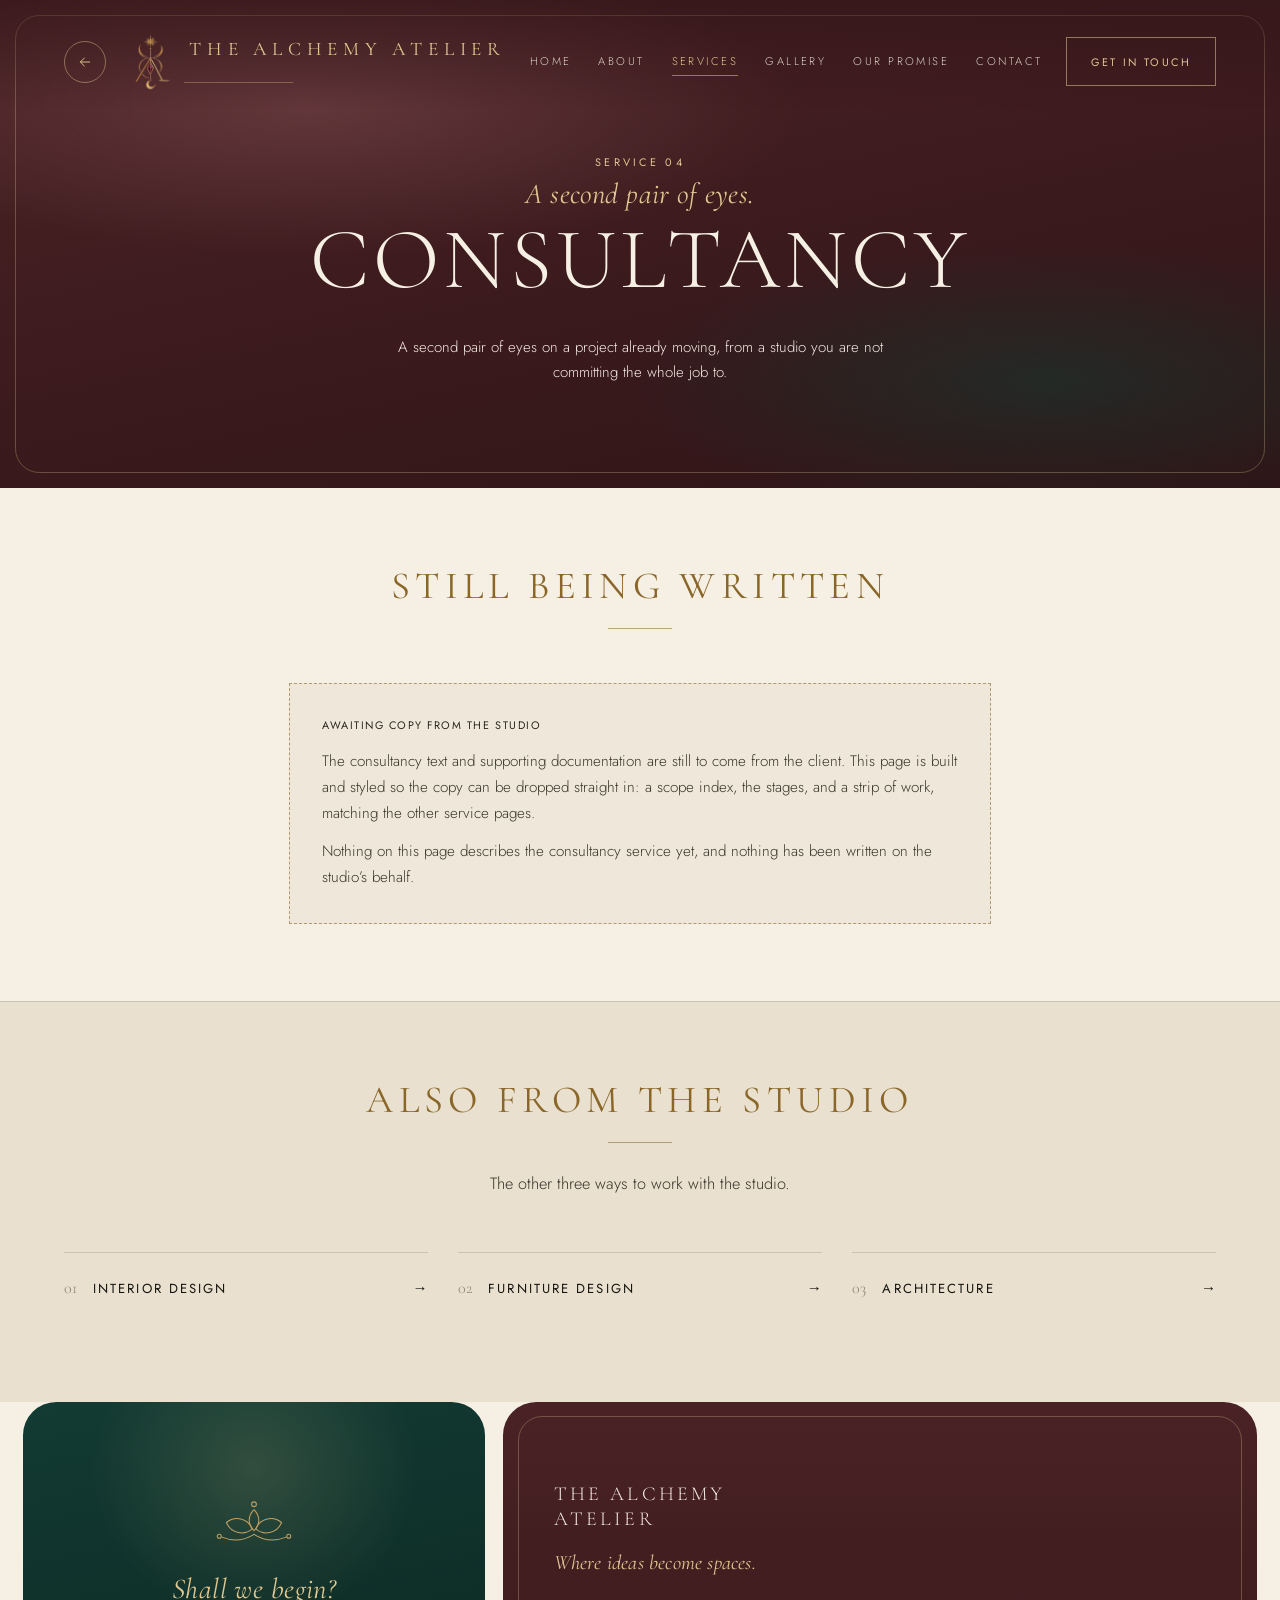
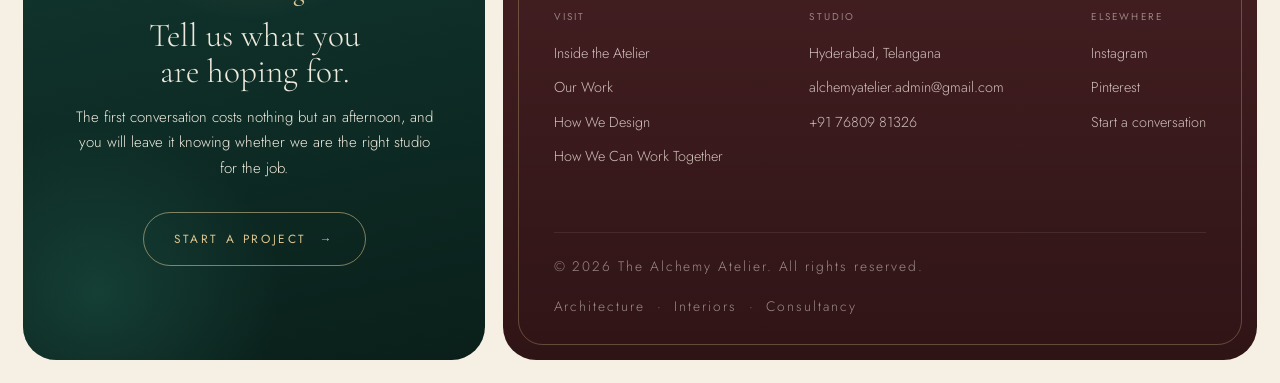
<file: service-consultancy.html>
<!DOCTYPE html>
<html lang="en">
<head>
<meta charset="UTF-8">
<meta name="viewport" content="width=device-width, initial-scale=1, viewport-fit=cover">
<!-- the site is drawn in cream and ink: browsers and dark-mode extensions
     are asked not to repaint it dark -->
<meta name="color-scheme" content="only light">
<meta name="darkreader-lock">
<title>Consultancy · The Alchemy Atelier</title>
<meta name="description" content="A second pair of eyes on a project already moving, from a studio you are not committing the whole job to.">
<link rel="preconnect" href="https://fonts.googleapis.com">
<link rel="preconnect" href="https://fonts.gstatic.com" crossorigin>
<link href="https://fonts.googleapis.com/css2?family=Cormorant+Garamond:ital,wght@0,300;0,400;0,500;0,600;1,300;1,400;1,500&family=Jost:wght@200;300;400;500&display=swap" rel="stylesheet">
<style>
/* ============================================================
   THE ALCHEMY ATELIER · GALLERY
   the same three surfaces as the home page: maroon at the entrance,
   cream for the work itself, emerald for the studio's voice
   ============================================================ */
:root{
  --ink-soft:#3A362C;
  --emerald:#123B33;
  --emerald-deep:#0B2721;
  --emerald-soft:#1C5347;
  --emerald-shade:#0A1F1A;
  --maroon:#4A2225;
  --maroon-deep:#2F1416;
  --maroon-soft:#7B4A4E;
  --gold:#C0A062;
  --gold-soft:#DFC791;
  --cream:#F5EFE4;
  --cream-2:#E9E0CF;
  --cream-3:#DCD0B9;
  --ink:#17150F;

  --fg:var(--ink);
  --bg:var(--cream);
  --hair:rgba(23,21,15,.14);
  --accent:#8A6729;        /* gold, darkened so it holds up on cream */
  --bronze:#C08B4A;
  --charcoal:#2B2620;

  --serif:'Cormorant Garamond',Georgia,'Times New Roman',serif;
  --sans:'Jost',-apple-system,BlinkMacSystemFont,'Segoe UI',Helvetica,Arial,sans-serif;

  --pad:clamp(1.25rem,5vw,5.5rem);
  --sec:clamp(4.5rem,9vw,7.5rem);
  --ease:cubic-bezier(.19,1,.22,1);
  --tracking:.22em;
  --tracking-wide:.3em;
}
*{box-sizing:border-box;margin:0;padding:0}
html{-webkit-text-size-adjust:100%;scroll-behavior:smooth}
html.is-locked,body.is-locked{overflow:hidden}
body{
  background:var(--bg);color:var(--fg);
  font-family:var(--sans);font-weight:300;
  font-size:clamp(15px,1.02vw,17px);line-height:1.7;
  overflow-x:hidden;-webkit-font-smoothing:antialiased;
}
img{display:block;max-width:100%;height:auto;background:linear-gradient(140deg,#e3d9c6,#cdbfa4 60%,#bdae91)}
a{color:inherit;text-decoration:none}
button{font:inherit;color:inherit;background:none;border:0;cursor:pointer}
::selection{background:var(--gold);color:#17150F}

.wrap{max-width:1440px;margin-inline:auto;padding-inline:var(--pad)}
section{position:relative;padding-block:var(--sec)}
.sr{position:absolute;width:1px;height:1px;overflow:hidden;clip:rect(0 0 0 0);white-space:nowrap}
.t-maroon{background:var(--maroon);color:#F4E9E0}
.t-cream{background:var(--cream);color:var(--ink)}
.t-emerald{background:var(--emerald);color:#EFE9DC}
.t-maroon,.t-emerald{--accent:var(--gold);--hair:rgba(245,239,228,.16)}

.eyebrow{font-size:.68rem;letter-spacing:var(--tracking-wide);text-transform:uppercase;font-weight:400;opacity:.72}
.panel-frame{
  position:absolute;inset:clamp(9px,1.15vw,18px);z-index:6;pointer-events:none;
  border:1px solid rgba(223,199,145,.3);border-radius:clamp(13px,1.9vw,28px);
}

/* ---------- buttons ---------- */
.btn{
  --bc:currentColor;
  display:inline-flex;align-items:center;gap:.8rem;
  padding:1rem 1.9rem;border:1px solid var(--bc);border-radius:999px;
  font-size:.74rem;letter-spacing:var(--tracking);text-transform:uppercase;font-weight:400;
  position:relative;overflow:hidden;isolation:isolate;
  transition:color .6s var(--ease),border-color .6s var(--ease);
}
.btn::after{content:"";position:absolute;inset:0;z-index:-1;background:var(--gold);
  transform:scaleX(0);transform-origin:left;transition:transform .6s var(--ease)}
.btn:hover{color:#17150F;border-color:var(--gold)}
.btn:hover::after{transform:scaleX(1)}
.btn .arw{transition:transform .5s var(--ease)}
.btn:hover .arw{transform:translateX(5px)}

/* ---------- reveal ---------- */
[data-reveal]{opacity:0;transform:translateY(12px);transition:opacity .6s var(--ease),transform .6s var(--ease)}
[data-reveal].is-in{opacity:1;transform:none}
[data-reveal][data-delay="1"]{transition-delay:.06s}
[data-reveal][data-delay="2"]{transition-delay:.12s}
[data-reveal][data-delay="3"]{transition-delay:.18s}
[data-reveal][data-delay="4"]{transition-delay:.24s}
[data-reveal][data-delay="5"]{transition-delay:.3s}
[data-reveal][data-delay="6"]{transition-delay:.36s}

/* the cards in a list arrive one after another as the list comes into view.
   the rise animates `translate`, not `transform`, so a card's hover lift is
   left free: setting both on one property made the entrance snap instead */
.svp__index[data-reveal],.svp__fits[data-reveal]{opacity:1;transform:none;transition:none}
.svp__index > li,.svp__fits > li{opacity:0}
.svp__index.is-in > li,.svp__fits.is-in > li{animation:svp-rise .62s var(--ease) both}
.svp__index.is-in > li:nth-child(1),.svp__fits.is-in > li:nth-child(1){animation-delay:.04s}
.svp__index.is-in > li:nth-child(2),.svp__fits.is-in > li:nth-child(2){animation-delay:.11s}
.svp__index.is-in > li:nth-child(3),.svp__fits.is-in > li:nth-child(3){animation-delay:.18s}
.svp__index.is-in > li:nth-child(4){animation-delay:.25s}
.svp__index.is-in > li:nth-child(5){animation-delay:.32s}
.svp__index.is-in > li:nth-child(6){animation-delay:.39s}
@keyframes svp-rise{from{opacity:0;translate:0 16px}to{opacity:1;translate:0 0}}
@media (prefers-reduced-motion:reduce){
  .svp__index > li,.svp__fits > li{opacity:1}
  .svp__index.is-in > li,.svp__fits.is-in > li{animation:none}
}

/* ============================================================
   HEADER · the same chrome the home page wears
   ============================================================ */
.hdr{
  position:fixed;top:0;left:0;right:0;z-index:120;isolation:isolate;
  display:flex;align-items:center;justify-content:space-between;gap:1rem;
  /* the extra top padding keeps the button clear of the panel frame's line */
  padding:2.1rem var(--pad) 1.15rem;color:var(--cream);
  border-bottom:1px solid transparent;
  transition:transform .6s var(--ease),background .6s var(--ease),padding .6s var(--ease),border-color .6s;
}
.hdr::before{content:"";position:absolute;inset:0;z-index:-1;pointer-events:none;
  background:linear-gradient(180deg,rgba(47,20,22,.55),transparent);transition:opacity .6s var(--ease)}
.hdr.solid::before{opacity:0}
.hdr.solid{background:rgba(47,20,22,.95);backdrop-filter:blur(14px);padding-block:.85rem;
  border-color:rgba(223,199,145,.18)}
.hdr.hide{transform:translateY(-102%)}
/* the way back, in the top left corner */
.back{
  flex:none;width:42px;height:42px;border-radius:50%;display:grid;place-items:center;
  border:1px solid rgba(223,199,145,.45);color:var(--gold-soft);
  transition:background .45s var(--ease),color .45s var(--ease),border-color .45s var(--ease);
}
.back svg{width:40%;height:auto;fill:none;stroke:currentColor;stroke-width:1.4;stroke-linecap:round;stroke-linejoin:round}
.back:hover{background:var(--gold);border-color:var(--gold);color:var(--maroon-deep)}
.back:focus-visible{outline:2px solid var(--gold-soft);outline-offset:3px}
.back + .brand{margin-right:auto;margin-left:clamp(.2rem,1vw,.8rem)}
.brand{display:block;line-height:1;flex:0 0 auto}
.brand__name{display:block;font-family:var(--serif);font-weight:400;
  font-size:clamp(.95rem,1.5vw,1.22rem);letter-spacing:.3em;text-indent:.3em;
  text-transform:uppercase;color:var(--gold-soft);white-space:nowrap}
.brand__rule{display:block;width:100%;height:1px;margin-top:.62rem;background:currentColor;
  color:var(--gold);opacity:.45;transform:scaleX(.34);transform-origin:left;
  transition:transform .6s var(--ease),opacity .6s var(--ease)}
.brand:hover .brand__rule{transform:scaleX(1);opacity:.8}
/* the sigil leads the name, as a mark does: the name and its rule sit beside it */
.brand{display:grid;grid-template-columns:auto auto;align-items:center;column-gap:clamp(.7rem,1.1vw,1rem)}
.brand__mark{grid-row:1/3;display:block;width:auto;height:clamp(52px,4.4vw,66px);background:none}
.brand__name,.brand__rule{grid-column:2}
@media (max-width:420px){.brand__name{letter-spacing:.2em;text-indent:.2em;font-size:.82rem}}
/* on a phone the buttons step down, not the name: the way back, the mark,
   the name at its full size and the menu share one line without crowding */
@media (max-width:600px){
  .hdr{gap:.6rem}
  .brand{column-gap:.5rem}
  .brand__mark{height:36px}
  .brand__rule{margin-top:.5rem}
  .hdr .back{width:32px;height:32px;flex:none}
  .back + .brand{margin-left:0}
  .hdr .burger{width:34px;height:34px;flex:none}
}
/* on the very smallest phones the way back gives up its place to the name:
   the mark and the name already lead home */
@media (max-width:350px){.hdr .back{display:none}}

.nav{display:flex;flex:1;align-items:center;justify-content:center;gap:clamp(1rem,2.1vw,2.1rem)}
.nav a{font-size:.7rem;letter-spacing:var(--tracking);text-transform:uppercase;opacity:.85;
  position:relative;padding:.3rem 0;white-space:nowrap}
.nav a::after{content:"";position:absolute;left:0;bottom:0;height:1px;width:100%;background:var(--gold);
  transform:scaleX(0);transform-origin:right;transition:transform .5s var(--ease)}
.nav a:hover{opacity:1}
.nav a:hover::after{transform:scaleX(1);transform-origin:left}
.nav a.is-active{opacity:1;color:var(--gold-soft)}
.nav a.is-active::after{transform:scaleX(1);transform-origin:left;opacity:.7}
.hdr>.btn{border-radius:0;padding:.9rem 1.5rem;font-size:.68rem;
  border-color:rgba(223,199,145,.55);color:var(--gold-soft)}
.hdr>.btn:hover{color:var(--ink);border-color:var(--gold)}
.burger{display:none;width:44px;height:44px;border:1px solid rgba(223,199,145,.4);
  gap:5px;flex-direction:column;align-items:center;justify-content:center}
.burger span{display:block;width:16px;height:1px;background:currentColor;transition:.4s var(--ease)}
.burger.open span:nth-child(1){transform:translateY(3px) rotate(45deg)}
.burger.open span:nth-child(2){transform:translateY(-3px) rotate(-45deg)}

@media (max-width:1080px){
  /* the menu is a fixed panel, so the header must not become its containing
     block: a transform or a backdrop-filter here would size the panel to the
     header strip and the closed menu would hang over the page */
  .hdr{transition:background .6s var(--ease),padding .6s var(--ease),
    border-color .6s,top .6s var(--ease)}
  .hdr.solid{background:rgba(47,20,22,.97);-webkit-backdrop-filter:none;backdrop-filter:none}
  .hdr.hide{transform:none;top:-140px}
  .nav{position:fixed;inset:0;background:var(--maroon-deep);flex-direction:column;
    justify-content:center;gap:1.7rem;transform:translateY(-100%);visibility:hidden;
    transition:transform .8s var(--ease),visibility 0s linear .8s;z-index:-1;color:var(--cream)}
  .nav.open{transform:none;visibility:visible;transition:transform .8s var(--ease),visibility 0s}
  .nav a{font-size:1rem;letter-spacing:var(--tracking-wide)}
  .hdr>.btn{display:none}
  .burger{display:flex}
}

/* ============================================================
   THE ENTRANCE · a maroon band, the way the footer closes the site
   ============================================================ */
.top{
  position:relative;isolation:isolate;overflow:hidden;
  background:linear-gradient(168deg,var(--maroon) 0%,var(--maroon-deep) 100%);
  color:#F4E9E0;
  padding-block:clamp(9rem,17vh,12rem) clamp(4rem,8vw,6.5rem);
  text-align:center;
}
/* the mauve in the logo's wing, drifting behind the title */
.top::before{
  content:"";position:absolute;inset:0;z-index:-1;pointer-events:none;
  background:
    radial-gradient(58% 46% at 24% 22%,rgba(123,74,78,.55),transparent 66%),
    radial-gradient(52% 44% at 82% 78%,rgba(18,59,51,.5),transparent 64%);
}
.top__eyebrow{color:var(--gold-soft);opacity:.85}
.top__script{font-family:var(--serif);font-style:italic;font-weight:400;
  font-size:clamp(1.2rem,2.3vw,1.8rem);letter-spacing:.015em;
  line-height:1.3;color:var(--gold-soft);margin-top:.2rem}
.top__ttl{
  font-family:var(--serif);font-weight:300;text-transform:uppercase;
  font-size:clamp(2.5rem,7vw,5.4rem);line-height:1.03;letter-spacing:.045em;
  color:var(--cream);margin-top:.2rem;
}
/* the longest names, ARCHITECTURE among them, still fit across the smallest phones */
@media (max-width:380px){.top__ttl{font-size:2.05rem}}
.top__lead{max-width:56ch;margin:clamp(1.2rem,2.6vw,1.9rem) auto 0;opacity:.82}
.top__crumb{margin-top:clamp(1.6rem,3vw,2.4rem);font-size:.68rem;
  letter-spacing:var(--tracking);text-transform:uppercase;opacity:.6}
.top__crumb a:hover{color:var(--gold-soft)}
.top__crumb i{font-style:normal;margin:0 .6rem;color:var(--gold)}

/* ============================================================
   THE CLOSING INVITATION
   ============================================================ */
.invite{
  position:relative;isolation:isolate;overflow:hidden;text-align:center;
  background:linear-gradient(168deg,var(--emerald) 0%,var(--emerald-shade) 100%);
  color:#EFE9DC;
  /* a turned box, like the footer, with a breath of cream between the two */
  border-radius:clamp(20px,2.6vw,40px);
  margin-bottom:clamp(1.1rem,2.6vw,2.2rem);
}
.invite__script{font-family:var(--serif);font-style:italic;font-weight:400;
  font-size:clamp(1.2rem,2.3vw,1.8rem);letter-spacing:.015em;color:var(--gold-soft)}
.invite__ttl{font-family:var(--serif);font-weight:300;font-size:clamp(2rem,4.4vw,3.4rem);
  line-height:1.08;margin-top:.3rem;max-width:18ch;margin-inline:auto}
.invite__lead{max-width:52ch;margin:.9rem auto 0;opacity:.8}
.invite .btn{margin-top:clamp(1.3rem,2.4vw,1.9rem);border-color:rgba(223,199,145,.55);color:var(--gold-soft)}
/* Start a project fills with ink, not gold, when it is pointed at */
.invite .btn::after{background:#17150F}
.invite .btn:hover{color:var(--cream);border-color:#17150F}
/* the room drawn in gold line, the way a plan is drawn before it is built:
   an arched mirror with a chair standing in it on one side, a niche and a
   vase of branches on the other, and a fleuron over the invitation */
.invite{padding-block:clamp(3rem,5.5vw,4.6rem)}
.invite .wrap{position:relative;z-index:2}
.invite__crest{
  display:block;width:clamp(72px,7vw,104px);height:auto;
  margin:0 auto clamp(.3rem,.8vw,.6rem);color:var(--gold);opacity:.85;
}
.invite__art{
  position:absolute;bottom:0;z-index:0;pointer-events:none;
  height:min(78%,430px);width:auto;color:var(--gold);opacity:.44;
}
.invite__art--l{left:clamp(-2.5rem,1vw,3rem)}
.invite__art--r{right:clamp(-2.5rem,1vw,3rem)}
.invite__art .ln,.invite__crest .ln{
  fill:none;stroke:currentColor;stroke-width:1.15;stroke-linecap:round;stroke-linejoin:round;
}
.invite__art .lv use{fill:none;stroke:currentColor;stroke-width:1.05;opacity:.9}
/* it steps back as the band narrows, and leaves the copy alone on a phone */
@media (max-width:1180px){.invite__art{opacity:.26;height:min(62%,330px)}}
@media (max-width:860px){.invite__art{display:none}}

/* ============================================================
   FOOTER
   ============================================================ */
.foot{
  position:relative;isolation:isolate;overflow:hidden;
  border-radius:clamp(20px,2.6vw,40px) clamp(20px,2.6vw,40px) 0 0;
  padding-block:clamp(3.5rem,8vw,6rem);
  background:linear-gradient(180deg,var(--maroon) 0%,var(--maroon-deep) 100%);
  color:#F4E9E0;
}
.foot>.panel-frame{
  inset:clamp(9px,1.15vw,18px) clamp(9px,1.15vw,18px) 0;
  border-bottom:0;border-radius:clamp(13px,1.9vw,28px) clamp(13px,1.9vw,28px) 0 0;
}
/* every column as wide as its words, with the space shared out evenly between them */
.foot__top{display:grid;grid-template-columns:repeat(4,auto);justify-content:space-between;
  gap:clamp(1.6rem,4vw,3rem)}
@media (max-width:820px){
  .foot__top{grid-template-columns:repeat(auto-fit,minmax(min(100%,190px),1fr));gap:2rem 1.6rem}
  .foot__top>:first-child{grid-column:1/-1}
}
.foot h5{font-size:.62rem;letter-spacing:var(--tracking);text-transform:uppercase;
  opacity:.5;margin-bottom:1rem;font-weight:400}
.foot ul{list-style:none;display:grid;gap:.6rem;font-size:.9rem;opacity:.8;overflow-wrap:anywhere}
/* the address and number are read whole, never broken across lines */
#footMail,#footTel{white-space:nowrap}
.foot li a:hover{color:var(--gold)}
.foot__mark{font-family:var(--serif);font-size:clamp(1.3rem,2.6vw,2rem);font-weight:300;
  letter-spacing:.2em;line-height:1.3}
.foot__hand{font-family:var(--serif);font-style:italic;font-weight:400;font-size:1.28rem;
  line-height:1.4;letter-spacing:.01em;color:var(--gold-soft);margin-top:1rem}
.foot__bar{margin-top:clamp(2.5rem,6vw,4rem);padding-top:1.4rem;border-top:1px solid rgba(245,239,228,.16);
  display:flex;justify-content:space-between;gap:1rem;flex-wrap:wrap;
  font-size:.7rem;opacity:.55;letter-spacing:.1em}
/* the copyright and the three practices, set a size up from the rest of the bar */
.foot__bar>span{font-size:.86rem;letter-spacing:.14em}
.foot__bar>span span{font-size:inherit}


/* ============================================================
   A SERVICE · the page a card on the home page opens into.
   the bands alternate on purpose: cream to read on, ink where the
   work is shown, emerald for the studio's voice at the close. gold
   marks the head of a section and almost nothing else, so it stays
   an accent rather than a texture
   ============================================================ */
.svp{position:relative;background:var(--cream);color:var(--ink);
  padding-block:clamp(3rem,6vw,5rem)}
.svp--paper{background:var(--cream-2)}
/* the studio's own green, the same gradient the promise band and the closing
   invitation use. a near-black reads brown beside this palette */
.svp--deep{
  background:linear-gradient(168deg,var(--emerald) 0%,var(--emerald-shade) 100%);
  color:#EFE9DC;
  /* a turned box, the same inset and corner the home page gives its bands */
  margin-inline:clamp(10px,1.8vw,30px);
  border-radius:clamp(20px,2.6vw,40px);
  overflow:hidden;
}
.svp--deep + .svp{border-top:0}
.svp + .svp{border-top:1px solid var(--hair)}
.svp--deep + .svp, .svp + .svp--deep{border-top:0}

/* a head is one line and a rule beneath it, centred: the same head the
   home page gives its sections. it used to carry an eyebrow and a title
   that said the same thing twice */
.svp__head{
  max-width:min(52rem,100%);margin:0 auto clamp(2.2rem,4.4vw,3.4rem);
  text-align:center;color:var(--accent);
}
.svp--deep .svp__head{color:var(--gold-soft)}
.svp__ttl{
  font-family:var(--serif);font-weight:400;text-transform:uppercase;
  font-size:clamp(1.5rem,3vw,2.5rem);line-height:1.1;letter-spacing:.14em;color:inherit;
}
.svp__rule{
  display:block;width:clamp(46px,5vw,72px);height:1px;background:currentColor;
  opacity:.55;margin:clamp(.9rem,1.8vw,1.3rem) auto 0;
}
/* a line under the head saying what the section is for, the same sub-line
   the home page sets under Our Process and Our Services */
.svp__sub{
  margin:clamp(-1.7rem,-3vw,-1.3rem) auto clamp(2.2rem,4.4vw,3.4rem);max-width:48ch;
  text-align:center;font-family:var(--sans);font-weight:300;
  font-size:clamp(1.02rem,1.16vw,1.1rem);line-height:1.68;color:var(--ink-soft,#4A443A);
}
.svp--deep .svp__sub{color:rgba(239,233,220,.82)}

/* the scope, given a card apiece in the same hand as the home page's
   reasons: a numeral, the line of work, and a lift on hover */
.svp__index{list-style:none;display:grid;grid-template-columns:repeat(3,minmax(0,1fr));
  gap:clamp(.7rem,1.4vw,1.2rem)}
@media (max-width:1000px){.svp__index{grid-template-columns:repeat(2,minmax(0,1fr))}}
@media (max-width:600px){.svp__index{grid-template-columns:minmax(0,1fr)}}
.svp__index li{
  position:relative;overflow:hidden;display:flex;flex-direction:column;gap:.65rem;
  padding:clamp(1.1rem,2.1vw,1.55rem) clamp(1.05rem,1.9vw,1.4rem);
  background:rgba(255,253,248,.72);
  border:1px solid rgba(192,139,74,.2);
  border-radius:clamp(8px,1vw,14px);
  box-shadow:0 12px 26px -20px rgba(58,44,34,.35);
  transition:transform .5s var(--ease),box-shadow .5s var(--ease),border-color .5s var(--ease);
}
/* a gold hairline that draws itself along the card's head */
.svp__index li::after{
  content:"";position:absolute;top:0;left:0;z-index:1;height:2px;width:0;pointer-events:none;
  background:linear-gradient(90deg,var(--accent),rgba(192,139,74,0));
  transition:width .75s var(--ease);
}
.svp__index li > *{position:relative;z-index:1}
@media (hover:hover) and (pointer:fine){
  .svp__index li:hover{transform:translateY(-4px);border-color:rgba(192,139,74,.45);
    box-shadow:0 20px 38px -20px rgba(58,44,34,.45)}
  .svp__index li:hover::after{width:100%}
  .svp__index li:hover .svp__idxno{transform:translateX(4px);opacity:1}
}
.svp__idxno{font-family:var(--serif);font-weight:400;line-height:1;
  font-size:clamp(1rem,1.3vw,1.25rem);color:var(--accent);opacity:.75;
  transition:transform .5s var(--ease),opacity .5s var(--ease)}
.svp__idxname{font-family:var(--sans);font-weight:500;
  font-size:clamp(1rem,1.12vw,1.08rem);line-height:1.45;color:var(--charcoal)}
/* what the line of work actually means, so the card says more than its title */
.svp__idxnote{margin-top:-.15rem;font-family:var(--sans);font-weight:300;
  font-size:clamp(.89rem,.99vw,.95rem);line-height:1.62;color:var(--ink-soft,#4A443A);opacity:.88}

/* each kind of project now carries its own photograph rather than sitting
   in a list above a separate strip of them: one card, one room, one line */
.svp__fits{list-style:none;display:grid;grid-template-columns:repeat(3,minmax(0,1fr));
  gap:clamp(.8rem,1.7vw,1.3rem)}
@media (max-width:760px){.svp__fits{grid-template-columns:minmax(0,1fr)}}
.svp__fit{
  position:relative;display:flex;flex-direction:column;overflow:hidden;
  border:1px solid rgba(223,199,145,.24);border-radius:clamp(10px,1.2vw,16px);
  background:linear-gradient(158deg,rgba(28,83,71,.5) 0%,rgba(10,31,26,.74) 100%);
  box-shadow:0 24px 56px -40px rgba(0,0,0,.8);
  transition:transform .55s var(--ease),border-color .55s var(--ease),box-shadow .55s var(--ease);
}
@media (hover:hover) and (pointer:fine){
  .svp__fit:hover{transform:translateY(-4px);border-color:rgba(223,199,145,.5);
    box-shadow:0 34px 68px -40px rgba(0,0,0,.9)}
}
.svp__fitpic{margin:0;overflow:hidden}
.svp__fitpic img{display:block;width:100%;aspect-ratio:4/5;object-fit:cover;
  filter:sepia(.2) saturate(.95) contrast(1.04) brightness(.88);
  transition:transform .9s var(--ease)}
@media (hover:hover) and (pointer:fine){
  /* the photograph moves on hover; its colour is left alone */
  .svp__fit:hover .svp__fitpic img{transform:scale(1.045)}
}
/* the numeral sits under the photograph rather than on it: a light room
   behind it left it unreadable */
.svp__fitbody{position:relative;
  padding:clamp(.95rem,1.8vw,1.3rem) clamp(1rem,1.8vw,1.3rem) clamp(1.1rem,2vw,1.45rem)}
/* the gold runs along the seam between the photograph and its line */
.svp__fitbody::before{
  content:"";position:absolute;top:0;left:0;height:1px;width:0;pointer-events:none;
  background:linear-gradient(90deg,var(--gold-soft),rgba(223,199,145,0));
  transition:width .8s var(--ease);
}
@media (hover:hover) and (pointer:fine){
  .svp__fit:hover .svp__fitbody::before{width:100%}
  .svp__fit:hover .svp__fitno{opacity:1;transform:translateX(4px)}
}
.svp__fitno{
  display:block;margin-bottom:.5rem;
  font-family:var(--serif);font-weight:400;line-height:1;
  font-size:clamp(.95rem,1.2vw,1.15rem);color:var(--gold-soft);opacity:.8;
  transition:transform .5s var(--ease),opacity .5s var(--ease);
}
.svp__fittxt{
  font-family:var(--serif);font-weight:300;
  font-size:clamp(1.08rem,1.45vw,1.3rem);line-height:1.36;color:#EFE9DC;
}
.svp__fitnote{
  margin-top:.6rem;font-family:var(--sans);font-weight:300;
  font-size:clamp(.87rem,.97vw,.93rem);line-height:1.62;color:rgba(239,233,220,.76);
}

/* the stages: a hairline apiece and a numeral that does not shout */
.svp__steps{list-style:none;display:grid;gap:clamp(1.4rem,2.8vw,2.2rem);
  grid-template-columns:repeat(3,minmax(0,1fr))}
@media (max-width:860px){.svp__steps{grid-template-columns:repeat(2,minmax(0,1fr))}}
@media (max-width:520px){.svp__steps{grid-template-columns:minmax(0,1fr)}}
.svp__step{position:relative;padding-top:1.15rem;border-top:1px solid var(--hair)}
/* the gold draws itself across the stage's rule as you come to it */
.svp__step::before{
  content:"";position:absolute;top:-1px;left:0;width:0;height:1px;
  background:var(--accent);transition:width .8s var(--ease);
}
.svp__step:hover::before{width:100%}
.svp__stepno{font-family:var(--serif);font-weight:400;line-height:1;
  font-size:clamp(1.1rem,1.5vw,1.4rem);color:var(--accent);opacity:.7;
  transition:transform .5s var(--ease),opacity .5s var(--ease)}
@media (hover:hover) and (pointer:fine){
  .svp__step:hover .svp__stepno{transform:translateX(4px);opacity:1}
}
.svp__stepname{margin-top:.55rem;font-family:var(--sans);font-weight:400;
  font-size:.82rem;letter-spacing:.16em;text-transform:uppercase;color:var(--charcoal)}
.svp__stepnote{margin-top:.6rem;font-family:var(--sans);font-weight:300;
  font-size:clamp(.9rem,1vw,.96rem);line-height:1.62;color:var(--ink-soft,#4A443A)}

/* the other two services, so the page is not a dead end */
.svp__next{display:grid;grid-template-columns:repeat(3,minmax(0,1fr));
  gap:clamp(1rem,2.4vw,2rem)}
@media (max-width:900px){.svp__next{grid-template-columns:repeat(2,minmax(0,1fr))}}
@media (max-width:560px){.svp__next{grid-template-columns:minmax(0,1fr)}}
.svp__nextlink{display:flex;align-items:baseline;gap:1rem;
  padding:clamp(1rem,2vw,1.4rem) 0;border-top:1px solid var(--hair);
  color:inherit;text-decoration:none;transition:color .4s var(--ease)}
.svp__nextlink:hover{color:var(--accent)}
.svp__nextno{font-family:var(--serif);font-size:1rem;opacity:.45}
.svp__nextname{font-family:var(--sans);font-weight:400;font-size:.82rem;
  letter-spacing:.16em;text-transform:uppercase}
.svp__nextarw{margin-left:auto;transition:transform .45s var(--ease)}
.svp__nextlink:hover .svp__nextarw{transform:translateX(5px)}

/* copy the studio has still to write. meant to be impossible to miss:
   this block must not reach a published page */
.svp__pending{border:1px dashed rgba(138,103,41,.6);background:rgba(138,103,41,.06);
  padding:clamp(1.2rem,2.6vw,2rem);max-width:78ch;margin-inline:auto}
.svp__pending p + p{margin-top:.8rem}
.svp__pending p{font-family:var(--sans);font-weight:300;
  font-size:clamp(.95rem,1.06vw,1.02rem);line-height:1.7;color:var(--ink-soft,#4A443A)}
.svp__pending b{font-weight:400;color:var(--charcoal);letter-spacing:.14em;
  text-transform:uppercase;font-size:.68rem;display:block;margin-bottom:.9rem}

/* the closing band was a bare green slab. it now carries the same lamplight
   the hero does, so it reads as a room rather than a rectangle */
.invite::after{
  content:"";position:absolute;inset:0;z-index:-1;pointer-events:none;
  background:
    radial-gradient(52% 40% at 50% 12%,rgba(223,199,145,.16),transparent 68%),
    radial-gradient(60% 46% at 16% 88%,rgba(28,83,71,.55),transparent 66%);
}
.invite__crest{width:clamp(96px,10vw,130px);height:auto;margin:0 auto clamp(.6rem,1.4vw,1rem);
  display:block;fill:none;stroke:var(--gold-soft);stroke-width:1.1;
  stroke-linecap:round;stroke-linejoin:round;opacity:.75}

/* the footer carried a deep skirt of empty maroon below its last line, which
   on the home page holds the floating buttons and here holds nothing */
.foot{padding-block:clamp(3.2rem,7vw,5rem) clamp(1.8rem,3.4vw,2.6rem)}

/* ============================================================
   THE CLOSING PAIR · the invitation and the footer stand beside one
   another. as a full width band the emerald read as a shallow strip;
   given a column it has the proportions of the panels above it
   ============================================================ */
.close{
  display:grid;grid-template-columns:minmax(0,.38fr) minmax(0,.62fr);
  gap:clamp(10px,1.4vw,20px);align-items:stretch;
  margin:0 clamp(10px,1.8vw,30px) clamp(10px,1.8vw,30px);
}
@media (max-width:1040px){.close{grid-template-columns:minmax(0,1fr)}}
.close > .invite,.close > .foot{margin:0;border-radius:clamp(20px,2.6vw,40px)}
/* the invitation fills a tall panel now, so its words sit in the middle of it */
.close > .invite{display:grid;align-items:center}
/* the footer's frame closes on all four sides, following its new corner */
.close > .foot > .panel-frame{
  inset:clamp(9px,1.15vw,18px);border-bottom:1px solid rgba(223,199,145,.3);
  border-radius:clamp(13px,1.9vw,28px);
}
/* both panels are narrower than the page, so they carry their own gutter
   rather than the full page pad */
.close .wrap{max-width:none;padding-inline:clamp(1.4rem,2.6vw,2.8rem)}
/* the footer's words keep the same distance from its gold frame as on the home page */
.close .foot>.wrap{padding-inline:calc(clamp(9px,1.15vw,18px) + clamp(1.75rem,2.8vw,2.6rem))}
.close .foot__top{gap:clamp(1.2rem,2.4vw,2rem)}
/* beside the invitation the footer is narrow, so until there is room for all
   four columns the name takes its own line and the three lists sit under it */
@media (min-width:821px) and (max-width:1400px){
  .close .foot__top{grid-template-columns:repeat(3,auto)}
  .close .foot__top>:first-child{grid-column:1/-1}
}
/* the studio's name has a narrower column to sit in, so it is set smaller
   rather than broken across three lines */
.close .foot__mark{font-size:clamp(1.15rem,1.55vw,1.55rem);letter-spacing:.16em}
.close > .invite .invite__ttl{font-size:clamp(1.8rem,2.6vw,2.6rem);max-width:16ch}
.close > .invite .invite__lead{max-width:40ch}
</style>
<link rel="stylesheet" href="helpdesk.css">
</head>
<body>

<header class="hdr" id="hdr">
  <a class="back" id="back" href="index.html#services" aria-label="Back">
    <svg viewBox="0 0 24 24" aria-hidden="true" focusable="false"><path d="M19 12H5M11 6l-6 6 6 6"/></svg>
  </a>
  <a class="brand" href="index.html#top" aria-label="The Alchemy Atelier, home">
    <img class="brand__mark" src="Gallery/brand-sigil.png" alt="" width="148" height="240">
    <span class="brand__name">The Alchemy Atelier</span>
    <span class="brand__rule" aria-hidden="true"></span>
  </a>
  <nav class="nav" id="nav" aria-label="Primary">
    <a href="index.html#top">Home</a>
    <a href="index.html#about">About</a>
    <a href="index.html#services" class="is-active" aria-current="page">Services</a>
    <a href="gallery.html">Gallery</a>
    <a href="index.html#trust">Our promise</a>
    <a href="index.html#talk">Contact</a>
  </nav>
  <a href="index.html#talk" class="btn">Get in touch</a>
  <button class="burger" id="burger" aria-label="Menu" aria-expanded="false" aria-controls="nav"><span></span><span></span></button>
</header>

<main id="top">

<!-- ============================================================ THE ENTRANCE ============================================================ -->
<section class="top">
  <span class="panel-frame" aria-hidden="true"></span>
  <div class="wrap">
    <p class="eyebrow top__eyebrow" data-reveal>Service 04</p>
    <p class="top__script" data-reveal data-delay="1">A second pair of eyes.</p>
    <h1 class="top__ttl" data-reveal data-delay="2">Consultancy</h1>
    <p class="top__lead" data-reveal data-delay="3">A second pair of eyes on a project already moving, from a studio you are not committing the whole job to.</p>
  </div>
</section>

<section class="svp">
  <div class="wrap">
    <div class="svp__head" data-reveal>
      <h2 class="svp__ttl">Still being written</h2>
      <span class="svp__rule" aria-hidden="true"></span>
    </div>
    <!-- ==========================================================
         PLACEHOLDER · the studio is providing the consultancy text
         and documentation. nothing here is written by the studio and
         none of it should be published. replace this whole block.
         ========================================================== -->
    <div class="svp__pending" data-reveal data-delay="1">
      <p><b>Awaiting copy from the studio</b></p>
      <p>The consultancy text and supporting documentation are still to come from the client. This page is built and styled so the copy can be dropped straight in: a scope index, the stages, and a strip of work, matching the other service pages.</p>
      <p>Nothing on this page describes the consultancy service yet, and nothing has been written on the studio&rsquo;s behalf.</p>
    </div>
  </div>
</section>

<!-- ============================================================ THE OTHER SERVICES ============================================================ -->
<section class="svp svp--paper">
  <div class="wrap">
    <div class="svp__head" data-reveal>
      <h2 class="svp__ttl">Also from the studio</h2>
      <span class="svp__rule" aria-hidden="true"></span>
    </div>
    <p class="svp__sub" data-reveal>The other three ways to work with the studio.</p>
    <div class="svp__next" data-reveal data-delay="1">
        <a class="svp__nextlink" href="service-interior-design.html">
          <span class="svp__nextno">01</span>
          <span class="svp__nextname">Interior Design</span>
          <span class="svp__nextarw" aria-hidden="true">&rarr;</span>
        </a>
        <a class="svp__nextlink" href="service-furniture-design.html">
          <span class="svp__nextno">02</span>
          <span class="svp__nextname">Furniture Design</span>
          <span class="svp__nextarw" aria-hidden="true">&rarr;</span>
        </a>
        <a class="svp__nextlink" href="service-architecture.html">
          <span class="svp__nextno">03</span>
          <span class="svp__nextname">Architecture</span>
          <span class="svp__nextarw" aria-hidden="true">&rarr;</span>
        </a>
    </div>
  </div>
</section>

<!-- ============================================================ THE CLOSING INVITATION ============================================================ -->
<div class="close">
<section class="invite">
  <div class="wrap">
    <svg class="invite__crest" viewBox="0 0 140 58" aria-hidden="true" focusable="false" data-reveal>
      <defs><path id="lfC" d="M0 0C6-9 21-11 29 0C21 11 6 9 0 0Z"/></defs>
      <g class="ln">
        <!-- the bud, its two leaves, and a curl running out either side -->
        <circle cx="70" cy="9" r="2.6"/>
        <path d="M70 15c-7 7-7 16 0 23 7-7 7-16 0-23z"/>
        <use href="#lfC" transform="translate(72 36) rotate(-14)"/>
        <use href="#lfC" transform="translate(68 36) rotate(194)"/>
        <path d="M70 42c-11 7-23 8-35 3"/>
        <path d="M70 42c11 7 23 8 35 3"/>
        <circle cx="32" cy="44" r="2.2"/>
        <circle cx="108" cy="44" r="2.2"/>
      </g>
    </svg>

    <p class="invite__script" data-reveal>Shall we begin?</p>
    <h2 class="invite__ttl" data-reveal data-delay="1">Tell us what you are hoping for.</h2>
    <p class="invite__lead" data-reveal data-delay="2">The first conversation costs nothing but an afternoon, and you will leave it knowing whether we are the right studio for the job.</p>
    <a class="btn" href="index.html#talk" data-reveal data-delay="3">Start a project <span class="arw" aria-hidden="true">&rarr;</span></a>
  </div>
</section>

<footer class="foot" id="contact">
  <span class="panel-frame" aria-hidden="true"></span>
  <div class="wrap">
    <div class="foot__top">
      <div>
        <p class="foot__mark">THE ALCHEMY<br>ATELIER</p>
        <p class="foot__hand">Where ideas become spaces.</p>
      </div>
      <div><h5>Visit</h5><ul>
        <li><a href="index.html#about">Inside the Atelier</a></li>
        <li><a href="gallery.html">Our Work</a></li>
        <li><a href="index.html#approach">How We Design</a></li>
        <li><a href="index.html#services">How We Can Work Together</a></li>
      </ul></div>
      <div><h5>Studio</h5><ul>
        <li>Hyderabad, Telangana</li>
        <li><a id="footMail" href="#">&nbsp;</a></li>
        <li><a id="footTel" href="#">&nbsp;</a></li>
      </ul></div>
      <div><h5>Elsewhere</h5><ul>
        <li><a href="https://www.instagram.com/the.alchemyatelier/" target="_blank" rel="noopener">Instagram</a></li>
        <li><a href="https://in.pinterest.com/alchemyatelieradmin/" target="_blank" rel="noopener">Pinterest</a></li>
        <li><a href="index.html#talk">Start a conversation</a></li>
      </ul></div>
    </div>
    <div class="foot__bar">
      <span>&copy; <span id="yr"></span> The Alchemy Atelier. All rights reserved.</span>
      <span>Architecture &nbsp;&middot;&nbsp; Interiors &nbsp;&middot;&nbsp; Consultancy</span>
    </div>
  </div>
</footer>
</div>
</main>

<script>
(function(){
'use strict';
var CONFIG = { email:'alchemyatelier.admin@gmail.com', phone:'+917680981326' };
var $  = function(s,c){return (c||document).querySelector(s);};
var $$ = function(s,c){return Array.prototype.slice.call((c||document).querySelectorAll(s));};

$('#yr').textContent = new Date().getFullYear();
var m = $('#footMail'), t = $('#footTel');
if (m){ m.href = 'mailto:' + CONFIG.email; m.textContent = CONFIG.email; }
if (t){
  t.href = 'tel:' + CONFIG.phone;
  /* +91 76809 81326, the way a number is read out loud here */
  var d = CONFIG.phone.replace(/\D/g,'');
  t.textContent = d.length === 12 && d.indexOf('91') === 0 ? '+91 ' + d.slice(2,7) + ' ' + d.slice(7) : CONFIG.phone;
}

/* the header hides going down and returns coming back up, as on the home page */
var hdr = $('#hdr'), last = 0;
window.addEventListener('scroll', function(){
  var y = window.pageYOffset;
  hdr.classList.toggle('solid', y > 10);
  hdr.classList.toggle('hide', y > 160 && y > last);
  last = y;
}, {passive:true});

var burger = $('#burger'), nav = $('#nav');
burger.addEventListener('click', function(){
  var open = nav.classList.toggle('open');
  burger.classList.toggle('open', open);
  burger.setAttribute('aria-expanded', open ? 'true' : 'false');
});
$$('#nav a').forEach(function(a){
  a.addEventListener('click', function(){
    nav.classList.remove('open'); burger.classList.remove('open');
    burger.setAttribute('aria-expanded','false');
  });
});

/* the same reveal the rest of the site uses */
if (!window.matchMedia('(prefers-reduced-motion: reduce)').matches && 'IntersectionObserver' in window){
  var io = new IntersectionObserver(function(es){
    es.forEach(function(e){ if (e.isIntersecting){ e.target.classList.add('is-in'); io.unobserve(e.target); } });
  }, {rootMargin:'0px 0px -8% 0px', threshold:.08});
  $$('[data-reveal]').forEach(function(el){ io.observe(el); });
} else {
  $$('[data-reveal]').forEach(function(el){ el.classList.add('is-in'); });
}

})();

/* the back button returns to wherever the visitor came from on this site;
   arriving from elsewhere, or directly, it goes to the services on the home page instead */
(function(){
  var back = document.getElementById('back');
  if (!back) return;
  back.addEventListener('click', function(e){
    var ref = document.referrer;
    var sameSite = ref && (ref.indexOf(location.origin) === 0 || (location.protocol === 'file:' && ref.indexOf('file:') === 0));
    if (sameSite && history.length > 1){ e.preventDefault(); history.back(); }
  });
})();

</script>
<script src="helpdesk.js" defer></script>
</body>
</html>
</file>
<file: helpdesk.css>
/* ============================================================
   THE HELPDESK · the chat behind the headset in the corner.
   dressed as the enquiry panel is, cream and maroon under an
   emerald head, so the two read as one desk
   ============================================================ */
.hd{
  position:fixed;inset:0;z-index:220;
  display:flex;align-items:flex-end;justify-content:flex-end;
  padding:clamp(12px,2.4vw,30px);
  background:rgba(14,26,22,0);
  opacity:0;visibility:hidden;
  transition:opacity .4s cubic-bezier(.4,0,.7,.2),background .4s cubic-bezier(.4,0,.7,.2),visibility 0s linear .4s;
}
.hd[hidden]{display:none}
.hd.is-open{
  opacity:1;visibility:visible;background:rgba(14,26,22,.45);
  transition:opacity .5s cubic-bezier(.16,1,.3,1),background .5s cubic-bezier(.16,1,.3,1),visibility 0s;
}
html.hd-locked,html.hd-locked body{overflow:hidden}

.hd__card{
  position:relative;width:min(420px,100%);height:min(660px,100%);
  display:flex;flex-direction:column;overflow:hidden;
  background:var(--cream,#F5EFE4);color:var(--charcoal,#2B2620);
  border:1px solid rgba(192,160,98,.4);
  box-shadow:0 40px 90px -40px rgba(9,20,16,.85);
  font-family:var(--sans,'Jost',-apple-system,BlinkMacSystemFont,'Segoe UI',Helvetica,Arial,sans-serif);
  font-weight:300;
  transform:translateY(16px);transition:transform .55s cubic-bezier(.16,1,.3,1);
}
.hd.is-open .hd__card{transform:none}

/* ---------- the head ---------- */
.hd__head{
  position:relative;flex:0 0 auto;
  padding:1.2rem 4.2rem 1.1rem 1.4rem;
  background:var(--emerald,#123B33);color:var(--cream,#F5EFE4);
  border-bottom:1px solid rgba(223,199,145,.3);
}
.hd__eyebrow{
  margin:0;font-size:.64rem;letter-spacing:.3em;text-transform:uppercase;
  color:var(--gold-soft,#DFC791);
}
.hd__ttl{
  margin:.35rem 0 0;font-family:var(--serif,'Cormorant Garamond',Georgia,serif);
  font-weight:400;font-size:1.55rem;line-height:1.1;letter-spacing:.12em;text-transform:uppercase;
}
.hd__close{
  position:absolute;top:50%;right:1.1rem;transform:translateY(-50%);
  width:36px;aspect-ratio:1;border-radius:50%;cursor:pointer;
  display:grid;place-items:center;font-size:1.15rem;line-height:1;
  background:transparent;color:var(--cream,#F5EFE4);border:1px solid rgba(223,199,145,.4);
  transition:transform .4s cubic-bezier(.19,1,.22,1),background .4s,color .4s;
}
.hd__close:hover{transform:translateY(-50%) rotate(90deg);background:var(--gold,#C0A062);color:var(--emerald-deep,#0B2721)}
.hd__close:focus-visible{outline:2px solid var(--gold,#C0A062);outline-offset:3px}

/* ---------- the conversation ---------- */
.hd__log{
  flex:1 1 auto;overflow-y:auto;overscroll-behavior:contain;
  display:flex;flex-direction:column;gap:.7rem;
  padding:1.2rem 1.2rem 1rem;
}
.hd__msg{
  max-width:88%;padding:.75rem .95rem;
  font-size:.9rem;line-height:1.6;overflow-wrap:anywhere;
}
.hd__msg p{margin:0}
.hd__msg p+p,.hd__msg p+ul,.hd__msg ul+p{margin-top:.5rem}
.hd__msg ul{margin:.3rem 0 0;padding-left:1.1rem}
.hd__msg li+li{margin-top:.2rem}
.hd__msg b{font-weight:500}
.hd__msg--them{
  align-self:flex-start;background:#FFFDF8;border:1px solid rgba(23,21,15,.12);
}
.hd__msg--me{
  align-self:flex-end;white-space:pre-wrap;
  background:var(--emerald,#123B33);color:var(--cream,#F5EFE4);
}
.hd__msg--err{border-color:rgba(74,34,37,.45);color:var(--maroon,#4A2225)}
.hd__src{
  margin-top:.55rem !important;padding-top:.5rem;border-top:1px solid rgba(23,21,15,.1);
  font-size:.74rem;color:var(--muted,rgba(23,21,15,.62));
}
.hd__src a{color:var(--maroon,#4A2225);text-decoration:underline;text-underline-offset:2px}
.hd__src a:hover{color:var(--accent,#8A6729)}

/* the three dots while an answer is being written */
.hd__typing{display:flex;gap:.3rem;padding:.95rem 1rem}
.hd__typing span{
  width:6px;height:6px;border-radius:50%;background:var(--accent,#8A6729);
  animation:hd-dot 1.2s infinite ease-in-out;
}
.hd__typing span:nth-child(2){animation-delay:.15s}
.hd__typing span:nth-child(3){animation-delay:.3s}
@keyframes hd-dot{0%,60%,100%{opacity:.25;transform:none}30%{opacity:1;transform:translateY(-3px)}}

/* questions to begin with, before anything is asked */
.hd__sugs{display:flex;flex-wrap:wrap;gap:.45rem;margin-top:.1rem}
.hd__sug{
  cursor:pointer;padding:.5rem .8rem;font:inherit;font-size:.8rem;line-height:1.3;text-align:left;
  background:transparent;color:var(--maroon,#4A2225);border:1px solid rgba(74,34,37,.35);border-radius:0;
  transition:background .35s,color .35s,border-color .35s;
}
.hd__sug:hover{background:var(--maroon,#4A2225);color:var(--cream,#F5EFE4);border-color:var(--maroon,#4A2225)}
.hd__sug:focus-visible{outline:2px solid var(--maroon,#4A2225);outline-offset:2px}

/* ---------- a person, whenever one is wanted ---------- */
.hd__people{
  flex:0 0 auto;display:flex;flex-wrap:wrap;align-items:center;gap:.4rem .5rem;
  padding:.7rem 1.2rem;border-top:1px solid rgba(23,21,15,.12);
  transition:background .5s;
}
.hd__people-lbl{
  margin-right:.2rem;font-size:.62rem;letter-spacing:.18em;text-transform:uppercase;
  color:var(--muted,rgba(23,21,15,.62));
}
.hd__person{
  cursor:pointer;padding:.38rem .7rem;font:inherit;font-size:.74rem;
  background:transparent;color:var(--charcoal,#2B2620);text-decoration:none;
  border:1px solid rgba(23,21,15,.22);border-radius:0;
  transition:background .35s,color .35s,border-color .35s;
}
.hd__person:hover{background:var(--emerald,#123B33);color:var(--cream,#F5EFE4);border-color:var(--emerald,#123B33)}
.hd__person:focus-visible{outline:2px solid var(--maroon,#4A2225);outline-offset:2px}
/* when a person is the answer, the row says so */
.hd__people--on{background:rgba(192,160,98,.14)}
.hd__people--on .hd__person{border-color:var(--maroon,#4A2225);color:var(--maroon,#4A2225)}
.hd__people--on [data-to="enq"]{background:var(--maroon,#4A2225);color:var(--cream,#F5EFE4)}
.hd__people--on [data-to="enq"]:hover{background:var(--maroon-deep,#2F1416);border-color:var(--maroon-deep,#2F1416)}

/* ---------- asking ---------- */
.hd__form{
  flex:0 0 auto;display:flex;align-items:flex-end;gap:.5rem;
  padding:.8rem 1.2rem .5rem;border-top:1px solid rgba(23,21,15,.12);
}
.hd__form textarea{
  flex:1 1 auto;min-width:0;resize:none;max-height:140px;
  padding:.7rem .85rem;font:inherit;font-size:.9rem;line-height:1.5;color:var(--charcoal,#2B2620);
  background:#FFFDF8;border:1px solid rgba(23,21,15,.2);border-radius:0;
  transition:border-color .4s,background .4s;
}
.hd__form textarea:focus{outline:0;border-color:var(--maroon,#4A2225);background:#fff}
.hd__form textarea::placeholder{color:rgba(23,21,15,.4)}
.hd__send{
  flex:0 0 auto;width:46px;height:46px;cursor:pointer;display:grid;place-items:center;
  background:var(--maroon,#4A2225);color:var(--cream,#F5EFE4);border:1px solid var(--maroon,#4A2225);border-radius:0;
  transition:background .4s,transform .4s;
}
.hd__send:hover{background:var(--maroon-deep,#2F1416);transform:translateY(-1px)}
.hd__send:focus-visible{outline:2px solid var(--maroon,#4A2225);outline-offset:3px}
.hd__send[disabled]{opacity:.5;cursor:default;transform:none}
.hd__send svg{width:20px;height:20px;fill:none;stroke:currentColor;stroke-width:1.5;stroke-linecap:round;stroke-linejoin:round}
.hd__note{
  flex:0 0 auto;margin:0;padding:0 1.2rem .9rem;
  font-size:.68rem;line-height:1.5;color:var(--muted,rgba(23,21,15,.62));
}
.hd__sr{position:absolute;width:1px;height:1px;overflow:hidden;clip:rect(0 0 0 0);white-space:nowrap}

/* ---------- the corner buttons, on pages that have none of their own ---------- */
.hd-dock{
  position:fixed;right:clamp(16px,2.6vw,36px);bottom:clamp(16px,2.6vw,36px);z-index:130;
  display:flex;flex-direction:column;align-items:flex-end;gap:.7rem;
  /* held back until the end of the page, as the home page's are */
  opacity:0;visibility:hidden;pointer-events:none;transform:translateY(18px);
  transition:opacity .8s cubic-bezier(.19,1,.22,1),transform .8s cubic-bezier(.19,1,.22,1),visibility 0s linear .8s;
}
.hd-dock.on{
  opacity:1;visibility:visible;pointer-events:auto;transform:none;
  transition:opacity .8s cubic-bezier(.19,1,.22,1),transform .8s cubic-bezier(.19,1,.22,1),visibility 0s;
}
/* the phone menu fills the screen: the buttons step aside rather than sit on it */
body:has(.nav.open) .hd-dock,
body:has(.nav.open) .wa{opacity:0;visibility:hidden;pointer-events:none;transition:opacity .2s,visibility 0s linear .2s}
.hd-fab{
  position:relative;flex:0 0 auto;
  width:52px;height:52px;border-radius:50%;cursor:pointer;
  display:grid;place-items:center;
  background:var(--emerald,#123B33);color:var(--gold-soft,#DFC791);
  border:1px solid rgba(223,199,145,.3);
  box-shadow:0 10px 24px -12px rgba(23,21,15,.55);
  transition:background .45s,color .45s,transform .45s;
}
.hd-fab:hover{background:var(--gold,#C0A062);color:var(--emerald-deep,#0B2721);transform:translateY(-2px)}
.hd-fab:focus-visible{outline:2px solid var(--gold,#C0A062);outline-offset:3px}
.hd-fab svg{width:22px;height:22px;fill:none;stroke:currentColor;stroke-width:1.4;stroke-linecap:round;stroke-linejoin:round}
/* WhatsApp's mark is solid, as on the home page */
.hd-fab--wa svg{width:25px;height:25px;fill:currentColor;stroke:none}
.hd-fab__lbl{
  position:absolute;right:calc(100% + .6rem);top:50%;transform:translateY(-50%) translateX(6px);
  white-space:nowrap;pointer-events:none;opacity:0;
  padding:.5rem .8rem;background:var(--ink,#17150F);color:var(--cream,#F5EFE4);
  font-family:var(--sans,'Jost',sans-serif);font-size:.66rem;letter-spacing:.16em;text-transform:uppercase;
  transition:opacity .4s,transform .4s;
}
.hd-fab:hover .hd-fab__lbl,.hd-fab:focus-visible .hd-fab__lbl{opacity:1;transform:translateY(-50%)}

/* ---------- a phone: the panel takes the whole screen ---------- */
@media (max-width:560px){
  .hd{padding:0}
  .hd__card{width:100%;height:100%;height:100dvh;border:0}
  .hd__msg{max-width:92%}
  .hd-dock{gap:.45rem}
  .hd-fab{width:42px;height:42px}
  .hd-fab svg{width:18px;height:18px}
  .hd-fab--wa svg{width:21px;height:21px}
  .hd-fab__lbl{display:none}
}

@media (prefers-reduced-motion:reduce){
  .hd,.hd.is-open,.hd__card,.hd__close,.hd-fab,.hd-dock{transition:none}
  .hd__typing span{animation:none;opacity:.6}
}
</file>
